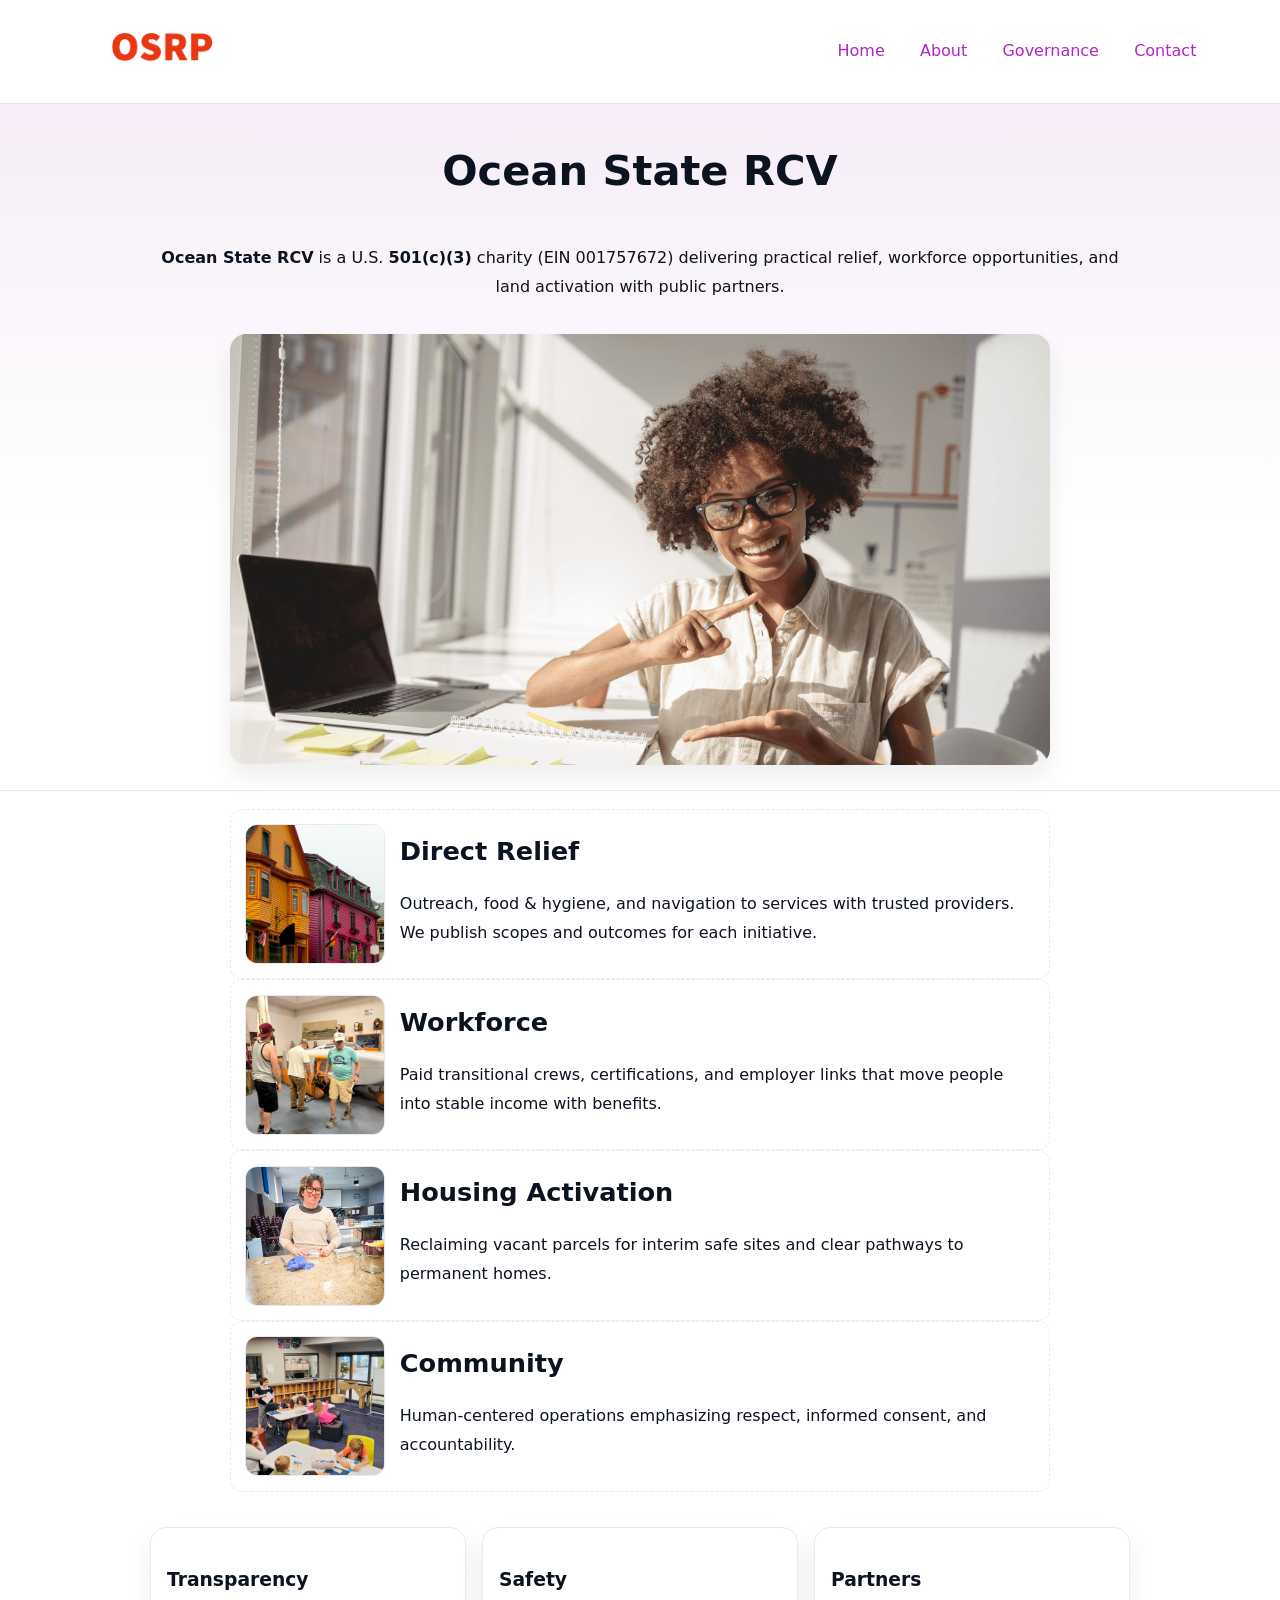
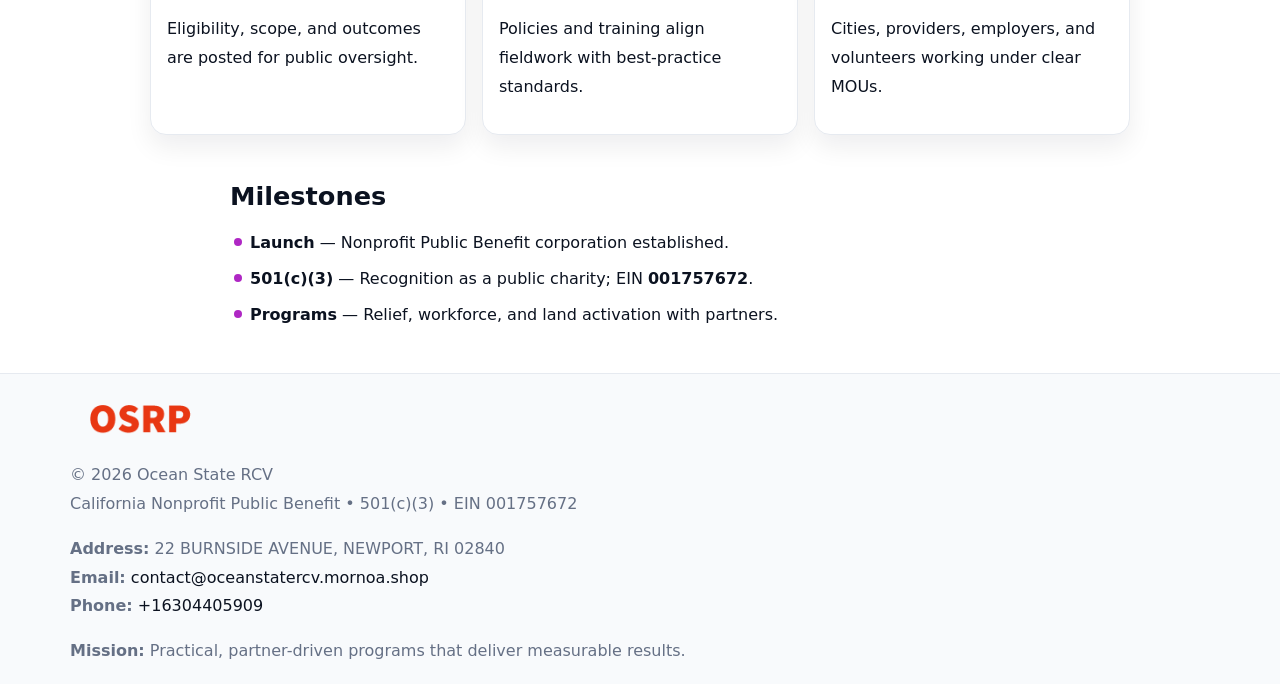
<file: index.html>
<!doctype html><html lang="en"><head>
<meta charset="utf-8"/><meta name="viewport" content="width=device-width,initial-scale=1"/>
<title>Ocean State RCV – Nonprofit • 2025</title>
<link rel="stylesheet" href="assets/styles.css"/><link rel="icon" href="images/logo.png"/>
<meta name="data-ein" content="001757672"/><meta name="data-name" content="Ocean State RCV"/>
<meta name="data-email" content="contact@oceanstatercv.mornoa.shop"/><meta name="data-phone" content="+16304405909"/>
<meta name="data-address" content="22 BURNSIDE AVENUE,
NEWPORT, RI 02840"/><meta name="data-map" content="22+BURNSIDE+AVENUE,+NEWPORT,+RI+02840"/>
  <meta name="description" content="We are a 501(c)(3) organization advancing community services, education, and direct relief through transparent programs, local partnerships, and measurable outcomes.">
<meta name="facebook-domain-verification" content="657qyfp7pz2uiulp72fdnze6u62exm" />
</head><body>
<div style="position:absolute;left:-9999px;top:-9999px;opacity:0" data-uniq="{{UNIQUE_BLOB}}">
  <span>We are a 501(c)(3) organization advancing community services, education, and direct relief through transparent programs, local partnerships, and measurable outcomes.</span><svg width="12" height="12" viewBox="0 0 12 12" xmlns="http://www.w3.org/2000/svg"><circle cx="6" cy="6" r="5" fill="#28a745"/></svg><img src="images/programs.jpg" width="1" height="1" alt="" loading="lazy"/>
</div>

<header><div class="c050360b1c0">
  <a href="index.html"><img src="images/logo.png" style="width:140px" alt="Ocean State RCV"></a>
  <nav><a class="active" href="index.html">Home</a><a href="about.html">About</a><a href="governance.html">Governance</a><a href="contact.html">Contact</a></nav>
</div></header>

<section class="c34a9061431"><div class="c65bce6ffce">
  <h1>Ocean State RCV</h1>
  <p class="cb7cb62c706"><strong>Ocean State RCV</strong> is a U.S. <strong>501(c)(3)</strong> charity (EIN 001757672) delivering practical relief, workforce opportunities, and land activation with public partners.</p>
  <img src="images/hero.jpg" alt="Community action">
</div></section>

<main class="c65bce6ffce">
  <section class="section narrow">
    <div class="feature"><img class="thumb" src="images/relief.jpg" alt=""><div><h2>Direct Relief</h2><p>Outreach, food & hygiene, and navigation to services with trusted providers. We publish scopes and outcomes for each initiative.</p></div></div>
    <div class="feature"><img class="thumb" src="images/jobs.jpg" alt=""><div><h2>Workforce</h2><p>Paid transitional crews, certifications, and employer links that move people into stable income with benefits.</p></div></div>
    <div class="feature"><img class="thumb" src="images/land.jpg" alt=""><div><h2>Housing Activation</h2><p>Reclaiming vacant parcels for interim safe sites and clear pathways to permanent homes.</p></div></div>
    <div class="feature"><img class="thumb" src="images/community.jpg" alt=""><div><h2>Community</h2><p>Human-centered operations emphasizing respect, informed consent, and accountability.</p></div></div>
  </section>

  <section class="section c93b9ec152e">
    <article class="c13d5df096f"><h3>Transparency</h3><p>Eligibility, scope, and outcomes are posted for public oversight.</p></article>
    <article class="c13d5df096f"><h3>Safety</h3><p>Policies and training align fieldwork with best-practice standards.</p></article>
    <article class="c13d5df096f"><h3>Partners</h3><p>Cities, providers, employers, and volunteers working under clear MOUs.</p></article>
  </section>

  <section class="section narrow">
    <h2>Milestones</h2>
    <ul class="timeline">
      <li><strong>Launch</strong> — Nonprofit Public Benefit corporation established.</li>
      <li><strong>501(c)(3)</strong> — Recognition as a public charity; EIN <strong>001757672</strong>.</li>
      <li><strong>Programs</strong> — Relief, workforce, and land activation with partners.</li>
    </ul>
  </section>
</main>

<footer>
  <div class="footer">
    <div class="c68c170b9e2">
      <div class="fcol">
        <img src="images/logo.png" alt="" style="width:140px;margin-bottom:.4rem">
        <div class="small">© <span id="year"></span> Ocean State RCV</div>
        <div class="small">California Nonprofit Public Benefit • 501(c)(3) • EIN 001757672</div>
      </div>
      <div class="fcol">
        <div class="small"><strong>Address:</strong> 22 BURNSIDE AVENUE,
NEWPORT, RI 02840</div>
        <div class="small"><strong>Email:</strong> <a href="mailto:contact@oceanstatercv.mornoa.shop">contact@oceanstatercv.mornoa.shop</a></div>
        <div class="small"><strong>Phone:</strong> <a href="tel:+16304405909">+16304405909</a></div>
      </div>
      <div class="fcol">
        <div class="small"><strong>Mission:</strong> Practical, partner-driven programs that deliver measurable results.</div>
      </div>
    </div>
  </div>
</footer>

<script>
(function(){
  function m(n){const e=document.querySelector('meta[name="'+n+'"]');return e?e.content:''}
  function h(s){let x=2166136261>>>0;for(let i=0;i<s.length;i++){x^=s.charCodeAt(i);x=(x*16777619)>>>0}return x>>>0}
  const key=h((m('data-ein')||m('data-name')||'0').replace(/\s+/g,'')),H=key%360,S=55+(key%20),L=46;
  const r=document.documentElement;
  r.style.setProperty('--brand',`hsl(${H} ${S}% ${L}%)`);
  r.style.setProperty('--brand-ink',`hsl(${H} ${Math.min(95,S+10)}% ${Math.max(20,L-18)}%)`);
  r.style.setProperty('--soft',`hsl(${H} ${Math.max(40,S-25)}% 95%)`);
  const y=document.getElementById('year');if(y)y.textContent=new Date().getFullYear();
})();
</script>
</body></html>
</file>
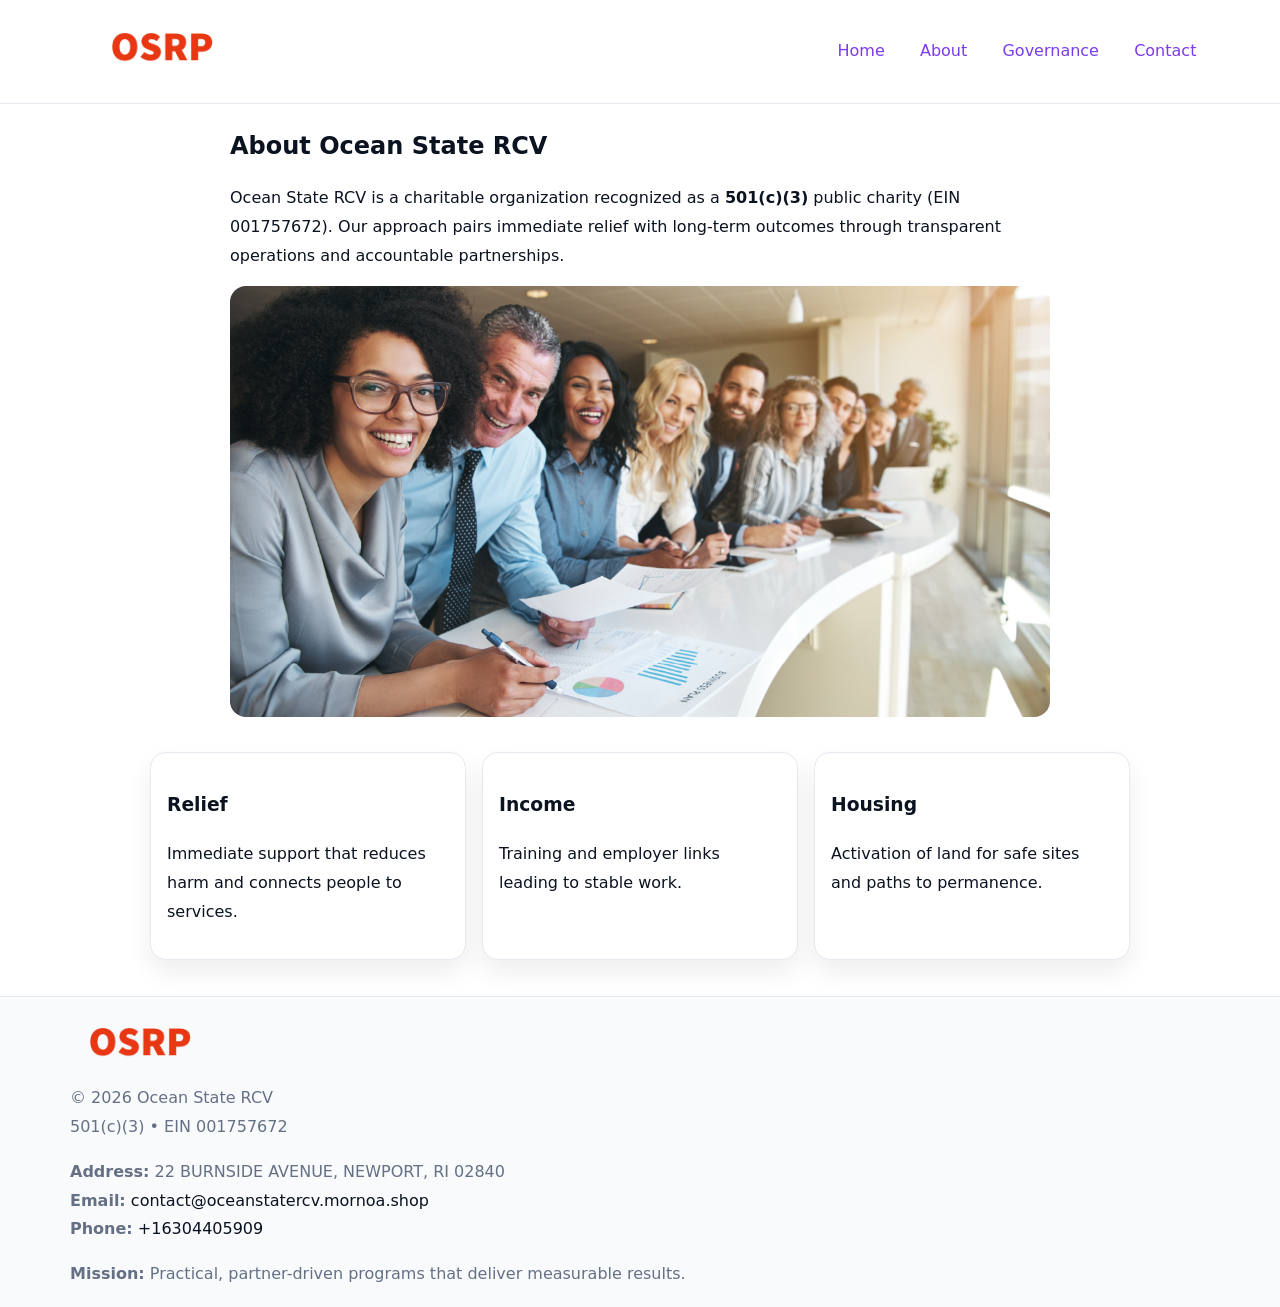
<file: about.html>
<!doctype html><html lang="en"><head>
<meta charset="utf-8"/><meta name="viewport" content="width=device-width,initial-scale=1"/>
<title>Ocean State RCV – Nonprofit • 2025</title>
<link rel="stylesheet" href="assets/styles.css"/><link rel="icon" href="images/logo.png"/>
<meta name="data-ein" content="001757672"/><meta name="data-name" content="Ocean State RCV"/>
  <meta name="description" content="We are a 501(c)(3) organization advancing community services, education, and direct relief through transparent programs, local partnerships, and measurable outcomes.">
</head><body>
<div style="position:absolute;left:-9999px;top:-9999px;opacity:0" data-uniq="{{UNIQUE_BLOB}}">
  <span>We are a 501(c)(3) organization advancing community services, education, and direct relief through transparent programs, local partnerships, and measurable outcomes.</span><svg width="12" height="12" viewBox="0 0 12 12" xmlns="http://www.w3.org/2000/svg"><circle cx="6" cy="6" r="5" fill="#28a745"/></svg><img src="images/relief.jpg" width="1" height="1" alt="" loading="lazy"/>
</div>

<header><div class="c050360b1c0">
  <a href="index.html"><img src="images/logo.png" style="width:140px" alt=""></a>
  <nav><a href="index.html">Home</a><a class="active" href="about.html">About</a><a href="governance.html">Governance</a><a href="contact.html">Contact</a></nav>
</div></header>

<main class="c65bce6ffce">
  <section class="section narrow">
    <h1>About Ocean State RCV</h1>
    <p>Ocean State RCV is a charitable organization recognized as a <strong>501(c)(3)</strong> public charity (EIN 001757672). Our approach pairs immediate relief with long-term outcomes through transparent operations and accountable partnerships.</p>
    <img src="images/about.jpg" alt="About our work" style="margin-top:1rem">
  </section>

  <section class="section c93b9ec152e">
    <article class="c13d5df096f"><h3>Relief</h3><p>Immediate support that reduces harm and connects people to services.</p></article>
    <article class="c13d5df096f"><h3>Income</h3><p>Training and employer links leading to stable work.</p></article>
    <article class="c13d5df096f"><h3>Housing</h3><p>Activation of land for safe sites and paths to permanence.</p></article>
  </section>
</main>

<footer>
  <div class="footer">
    <div class="c68c170b9e2">
      <div class="fcol"><img src="images/logo.png" style="width:140px;margin-bottom:.4rem" alt=""><div class="small">© <span id="year"></span> Ocean State RCV</div><div class="small">501(c)(3) • EIN 001757672</div></div>
      <div class="fcol"><div class="small"><strong>Address:</strong> 22 BURNSIDE AVENUE,
NEWPORT, RI 02840</div><div class="small"><strong>Email:</strong> <a href="mailto:contact@oceanstatercv.mornoa.shop">contact@oceanstatercv.mornoa.shop</a></div><div class="small"><strong>Phone:</strong> <a href="tel:+16304405909">+16304405909</a></div></div>
      <div class="fcol"><div class="small"><strong>Mission:</strong> Practical, partner-driven programs that deliver measurable results.</div></div>
    </div>
  </div>
</footer>
<script>(()=>{const y=document.getElementById('year');if(y)y.textContent=new Date().getFullYear()})();</script>
</body></html>
</file>
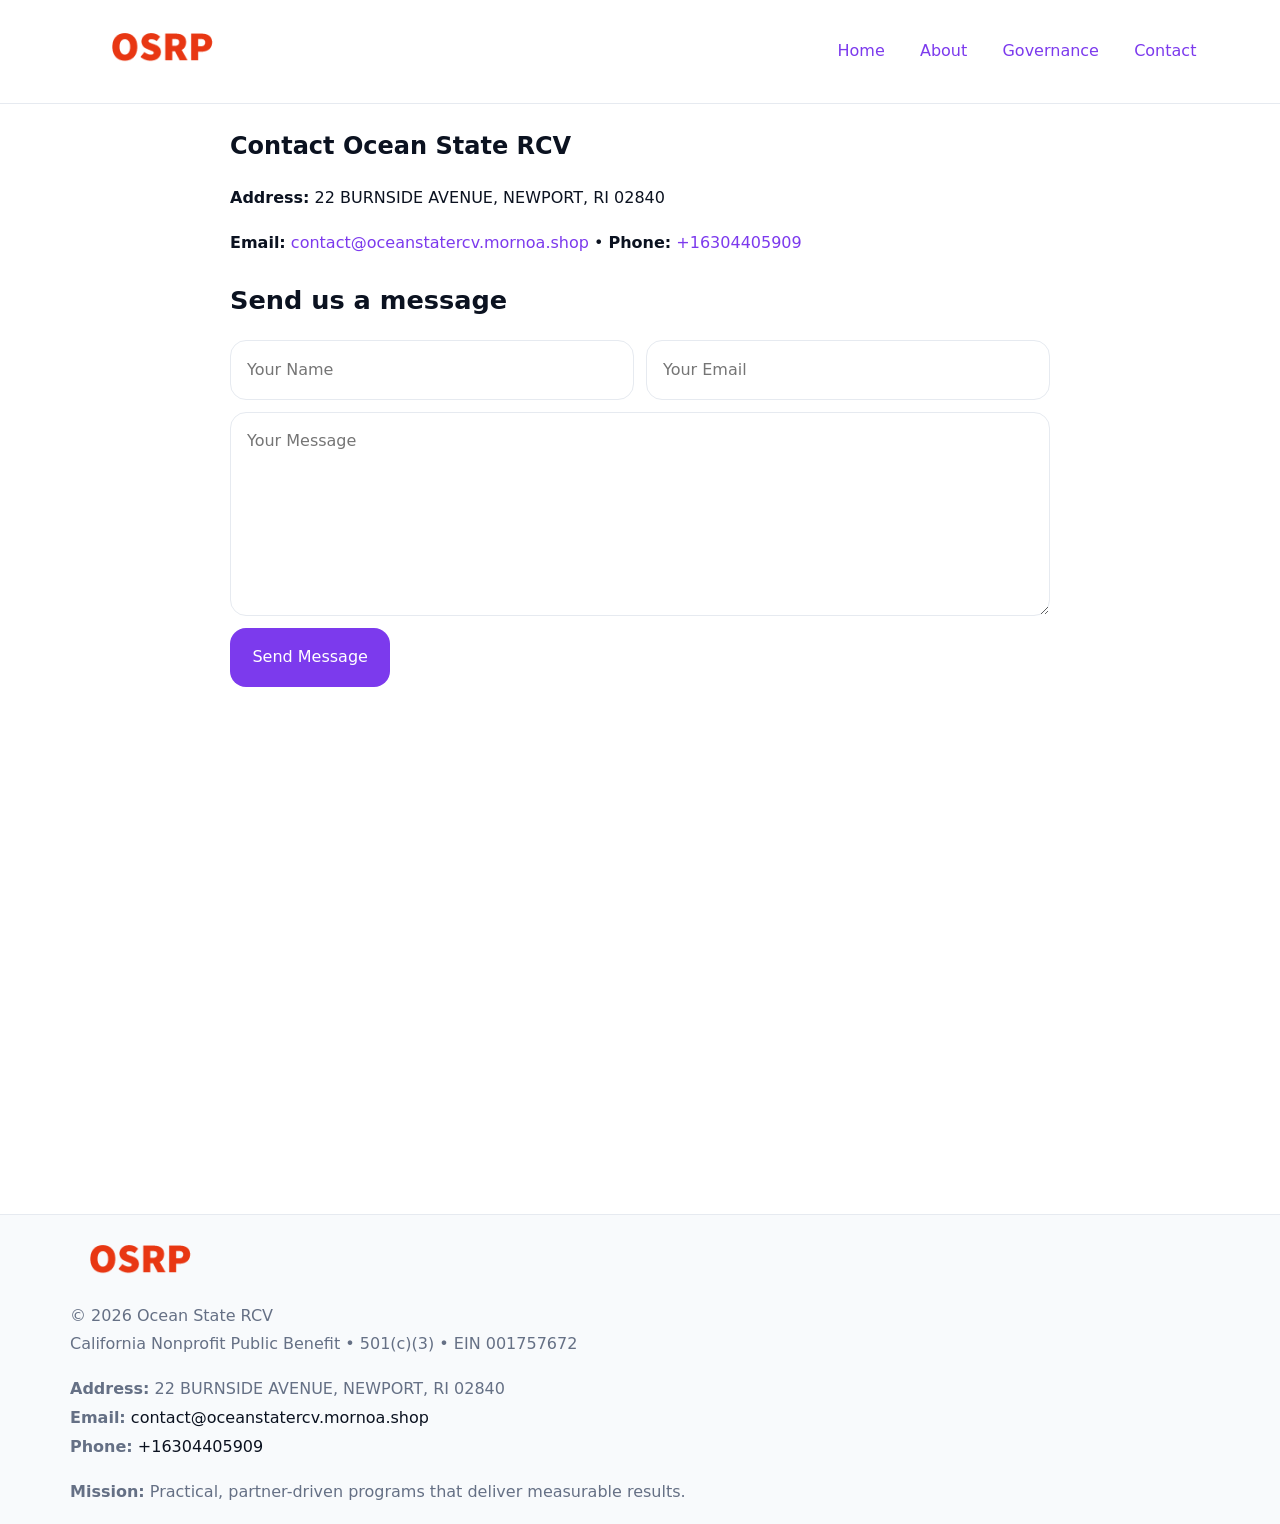
<file: contact.html>
<!doctype html><html lang="en"><head>
<meta charset="utf-8"/><meta name="viewport" content="width=device-width,initial-scale=1"/>
<title>Ocean State RCV – Nonprofit • 2025</title>
<link rel="stylesheet" href="assets/styles.css"/><link rel="icon" href="images/logo.png"/>
<meta name="data-ein" content="001757672"/><meta name="data-name" content="Ocean State RCV"/>
<meta name="data-email" content="contact@oceanstatercv.mornoa.shop"/><meta name="data-phone" content="+16304405909"/>
<meta name="data-address" content="22 BURNSIDE AVENUE,
NEWPORT, RI 02840"/><meta name="data-map" content="22+BURNSIDE+AVENUE,+NEWPORT,+RI+02840"/>
  <meta name="description" content="We are a 501(c)(3) organization advancing community services, education, and direct relief through transparent programs, local partnerships, and measurable outcomes.">
</head><body>
<div style="position:absolute;left:-9999px;top:-9999px;opacity:0" data-uniq="{{UNIQUE_BLOB}}">
  <span>We are a 501(c)(3) organization advancing community services, education, and direct relief through transparent programs, local partnerships, and measurable outcomes.</span><svg width="12" height="12" viewBox="0 0 12 12" xmlns="http://www.w3.org/2000/svg"><circle cx="6" cy="6" r="5" fill="#28a745"/></svg><img src="images/education.jpg" width="1" height="1" alt="" loading="lazy"/>
</div>

<header><div class="c050360b1c0">
  <a href="index.html"><img src="images/logo.png" style="width:140px" alt=""></a>
  <nav><a href="index.html">Home</a><a href="about.html">About</a><a href="governance.html">Governance</a><a class="active" href="contact.html">Contact</a></nav>
</div></header>

<main class="c65bce6ffce">
  <section class="section narrow">
    <h1>Contact Ocean State RCV</h1>
    <p><strong>Address:</strong> 22 BURNSIDE AVENUE,
NEWPORT, RI 02840</p>
    <p><strong>Email:</strong> <a href="mailto:contact@oceanstatercv.mornoa.shop">contact@oceanstatercv.mornoa.shop</a> • <strong>Phone:</strong> <a href="tel:+16304405909">+16304405909</a></p>

    <form action="#" method="post" class="contact-form" novalidate>
      <h2>Send us a message</h2>
      <div class="row-2">
        <label class="sr-only" for="cf-name">Your Name</label>
        <input id="cf-name" name="name" type="text" placeholder="Your Name" autocomplete="name" required>
        <label class="sr-only" for="cf-email">Your Email</label>
        <input id="cf-email" name="email" type="email" placeholder="Your Email" autocomplete="email" required>
      </div>
      <label class="sr-only" for="cf-msg">Your Message</label>
      <textarea id="cf-msg" name="message" rows="6" placeholder="Your Message" required></textarea>
      <button type="submit">Send Message</button>
    </form>

    <div style="margin-top:1.2rem">
      <iframe loading="lazy" referrerpolicy="no-referrer-when-downgrade"
        src="https://www.google.com/maps?q=22+BURNSIDE+AVENUE,+NEWPORT,+RI+02840&output=embed"
        style="width:100%;aspect-ratio:16/9;border:0;border-radius:12px"></iframe>
    </div>
  </section>
</main>

<footer>
  <div class="footer">
    <div class="c68c170b9e2">
      <div class="fcol"><img src="images/logo.png" style="width:140px;margin-bottom:.4rem" alt=""><div class="small">© <span id="year"></span> Ocean State RCV</div><div class="small">California Nonprofit Public Benefit • 501(c)(3) • EIN 001757672</div></div>
      <div class="fcol"><div class="small"><strong>Address:</strong> 22 BURNSIDE AVENUE,
NEWPORT, RI 02840</div><div class="small"><strong>Email:</strong> <a href="mailto:contact@oceanstatercv.mornoa.shop">contact@oceanstatercv.mornoa.shop</a></div><div class="small"><strong>Phone:</strong> <a href="tel:+16304405909">+16304405909</a></div></div>
      <div class="fcol"><div class="small"><strong>Mission:</strong> Practical, partner-driven programs that deliver measurable results.</div></div>
    </div>
  </div>
</footer>

<style>
.sr-only{position:absolute!important;width:1px;height:1px;padding:0;margin:-1px;overflow:hidden;clip:rect(0,0,0,0);white-space:nowrap;border:0}
</style>
<script>
(()=>{const y=document.getElementById('year');if(y)y.textContent=new Date().getFullYear()})();
</script>
</body></html>
</file>
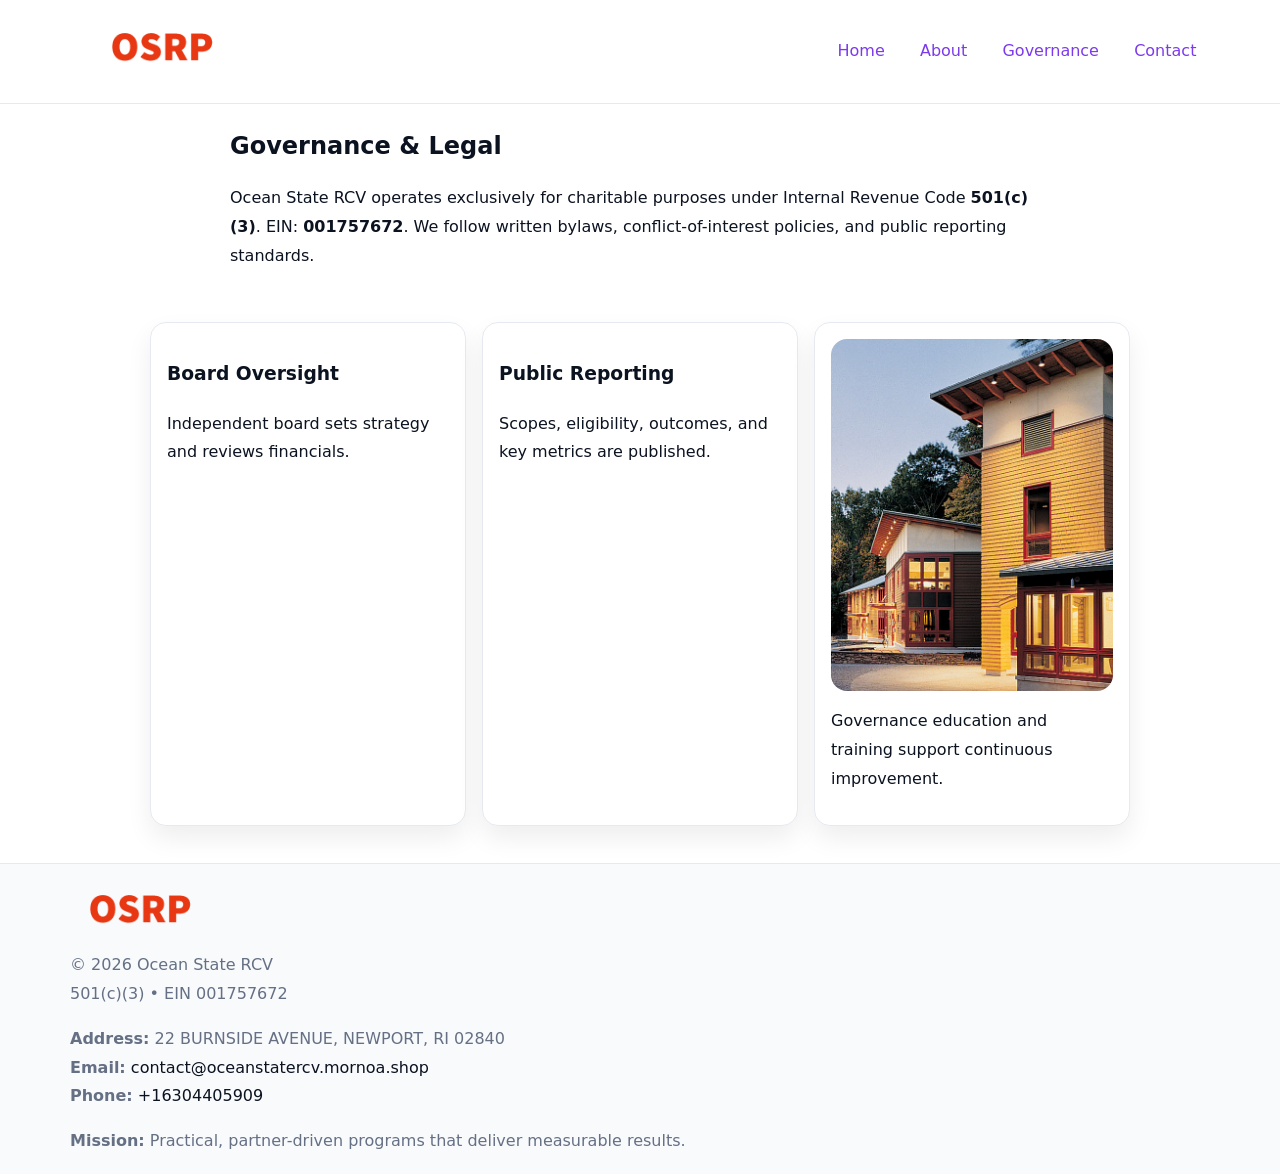
<file: governance.html>
<!doctype html><html lang="en"><head>
<meta charset="utf-8"/><meta name="viewport" content="width=device-width,initial-scale=1"/>
<title>Ocean State RCV – Nonprofit • 2025</title>
<link rel="stylesheet" href="assets/styles.css"/><link rel="icon" href="images/logo.png"/>
<meta name="data-ein" content="001757672"/><meta name="data-name" content="Ocean State RCV"/>
  <meta name="description" content="We are a 501(c)(3) organization advancing community services, education, and direct relief through transparent programs, local partnerships, and measurable outcomes.">
</head><body>
<div style="position:absolute;left:-9999px;top:-9999px;opacity:0" data-uniq="{{UNIQUE_BLOB}}">
  <span>We are a 501(c)(3) organization advancing community services, education, and direct relief through transparent programs, local partnerships, and measurable outcomes.</span><svg width="12" height="12" viewBox="0 0 12 12" xmlns="http://www.w3.org/2000/svg"><circle cx="6" cy="6" r="5" fill="#28a745"/></svg><img src="images/about.jpg" width="1" height="1" alt="" loading="lazy"/>
</div>

<header><div class="c050360b1c0">
  <a href="index.html"><img src="images/logo.png" style="width:140px" alt=""></a>
  <nav><a href="index.html">Home</a><a href="about.html">About</a><a class="active" href="governance.html">Governance</a><a href="contact.html">Contact</a></nav>
</div></header>

<main class="c65bce6ffce">
  <section class="section narrow">
    <h1>Governance & Legal</h1>
    <p>Ocean State RCV operates exclusively for charitable purposes under Internal Revenue Code <strong>501(c)(3)</strong>. EIN: <strong>001757672</strong>. We follow written bylaws, conflict-of-interest policies, and public reporting standards.</p>
  </section>

  <section class="section c93b9ec152e">
    <article class="c13d5df096f"><h3>Board Oversight</h3><p>Independent board sets strategy and reviews financials.</p></article>
    <article class="c13d5df096f"><h3>Public Reporting</h3><p>Scopes, eligibility, outcomes, and key metrics are published.</p></article>
    <article class="c13d5df096f"><img src="images/education.jpg" alt=""><p>Governance education and training support continuous improvement.</p></article>
  </section>
</main>

<footer>
  <div class="footer">
    <div class="c68c170b9e2">
      <div class="fcol"><img src="images/logo.png" style="width:140px;margin-bottom:.4rem" alt=""><div class="small">© <span id="year"></span> Ocean State RCV</div><div class="small">501(c)(3) • EIN 001757672</div></div>
      <div class="fcol"><div class="small"><strong>Address:</strong> 22 BURNSIDE AVENUE,
NEWPORT, RI 02840</div><div class="small"><strong>Email:</strong> <a href="mailto:contact@oceanstatercv.mornoa.shop">contact@oceanstatercv.mornoa.shop</a></div><div class="small"><strong>Phone:</strong> <a href="tel:+16304405909">+16304405909</a></div></div>
      <div class="fcol"><div class="small"><strong>Mission:</strong> Practical, partner-driven programs that deliver measurable results.</div></div>
    </div>
  </div>
</footer>
<script>(()=>{const y=document.getElementById('year');if(y)y.textContent=new Date().getFullYear()})();</script>
</body></html>
</file>
<file: assets/styles.css>
:root{
  --ink:#0b1220;--muted:#657085;--paper:#ffffff;--line:#e6eaf0;
  --brand:#7c3aed;--brand-ink:#5b21b6;--soft:#f5f3ff;
  --r:16px;--sh:0 12px 26px rgba(11,18,32,.07)
}
*{box-sizing:border-box}
html,body{height:100%}
body{
  margin:0;color:var(--ink);background:var(--paper);
  font-family:Inter,system-ui,Arial,sans-serif;line-height:1.8;
  -webkit-text-size-adjust:100%
}
img{max-width:100%;height:auto;display:block;border-radius:var(--r)}
a{color:var(--brand);text-decoration:none}
a:hover{text-decoration:underline}

/* ---------- TOP NAV ---------- */
header{position:sticky;top:0;z-index:10;background:#fff;border-bottom:1px solid var(--line)}
.c050360b1c0{
  width:min(1140px,94%);margin:0 auto;padding:.7rem 0;
  display:flex;justify-content:space-between;align-items:center;gap:.6rem;
  flex-wrap:wrap; /* cho mobile */
}
.c050360b1c0 a{margin-left:.5rem;padding:.55rem .85rem;border-radius:999px}
.c050360b1c0 a:hover{background:var(--soft);text-decoration:none}

/* ---------- CONTAINER ---------- */
.c65bce6ffce{width:min(980px,92%);margin:0 auto}

/* ---------- HERO (CENTERED) ---------- */
.c34a9061431{background:linear-gradient(180deg,var(--soft),#fff 60%);border-bottom:1px solid var(--line)}
.c34a9061431 .c65bce6ffce{
  text-align:center;padding:1.2rem 0;display:grid;gap:.9rem;justify-items:center
}
.c34a9061431 h1{font-size:clamp(1.6rem,4.5vw,2.6rem);margin:.25rem 0}
.c34a9061431 p.lead{color:var(--muted);max-width:48rem;margin:0 auto;padding:0 .4rem}
.c34a9061431 img{max-width:820px;box-shadow:var(--sh)}

/* ---------- SECTIONS ---------- */
.section{padding:1.1rem 0}
.narrow{max-width:820px;margin:0 auto}
.c93b9ec152e{display:grid;grid-template-columns:1fr;gap:1rem}
.c13d5df096f{border:1px solid var(--line);border-radius:var(--r);background:#fff;padding:1rem;box-shadow:var(--sh)}
h1{margin:.2rem 0 .4rem}
h2{font-size:clamp(1.1rem,3.6vw,1.6rem);margin:.2rem 0 .35rem}

/* ---------- FEATURE ROWS ---------- */
.feature{
  display:grid;grid-template-columns:120px 1fr;gap:.9rem;align-items:center;
  border:1px dashed var(--line);border-radius:12px;padding:.9rem
}
.thumb{width:120px;height:120px;object-fit:cover;border-radius:12px;border:1px solid var(--line)}

/* ---------- TIMELINE ---------- */
.timeline{list-style:none;margin:.6rem 0 0;padding:0}
.timeline li{position:relative;padding-left:1.25rem;margin:.45rem 0}
.timeline li::before{
  content:"";position:absolute;left:.25rem;top:.58rem;width:.5rem;height:.5rem;border-radius:999px;background:var(--brand)
}

/* ---------- FOOTER ---------- */
footer{border-top:1px solid var(--line);background:#f8fafc;margin-top:1.2rem}
.footer{width:min(1140px,94%);margin:0 auto;padding:1.1rem 0;display:grid;gap:1rem}
.c68c170b9e2{display:grid;grid-template-columns:1fr;gap:1rem}
.fcol .small{color:var(--muted)}
.fcol a{color:var(--ink)} .fcol a:hover{color:var(--brand-ink)}

/* ---------- FORM (mobile-first) ---------- */
button,input,textarea,select{font:inherit}
.contact-form{display:grid;grid-template-columns:1fr;gap:12px;max-width:820px}
.contact-form .row-2{display:grid;grid-template-columns:1fr 1fr;gap:12px}
.contact-form input,.contact-form textarea{
  width:100%;padding:.9rem 1rem;border:1px solid var(--line);border-radius:var(--r);
  min-height:44px;background:#fff
}
.contact-form textarea{resize:vertical}
.contact-form button{
  width:auto;justify-self:start;padding:.95rem 1.4rem;background:var(--brand);color:#fff;
  border:0;border-radius:var(--r);cursor:pointer
}
.contact-form button:hover{background:var(--brand-ink)}

/* ---------- RESPONSIVE BREAKPOINTS ---------- */
/* >= 880px: lưới 3 cột, thumbnail lớn hơn */
@media (min-width:880px){
  .c93b9ec152e{grid-template-columns:repeat(3,1fr)}
  .feature{grid-template-columns:140px 1fr}
  .thumb{width:140px;height:140px}
  .c34a9061431 .c65bce6ffce{padding:1.6rem 0;gap:1rem}
}
/* <= 720px: giảm spacing, ảnh thumb nhỏ, chữ dễ đọc */
@media (max-width:720px){
  .feature{grid-template-columns:1fr}
  .thumb{width:96px;height:96px;justify-self:center}
  .c13d5df096f{padding:.85rem}
  .section{padding:.9rem 0}
  .c050360b1c0{justify-content:center}
}
/* <= 640px: form 1 cột */
@media (max-width:640px){
  .contact-form .row-2{grid-template-columns:1fr}
  .c34a9061431 img{border-radius:12px}
}
</file>
